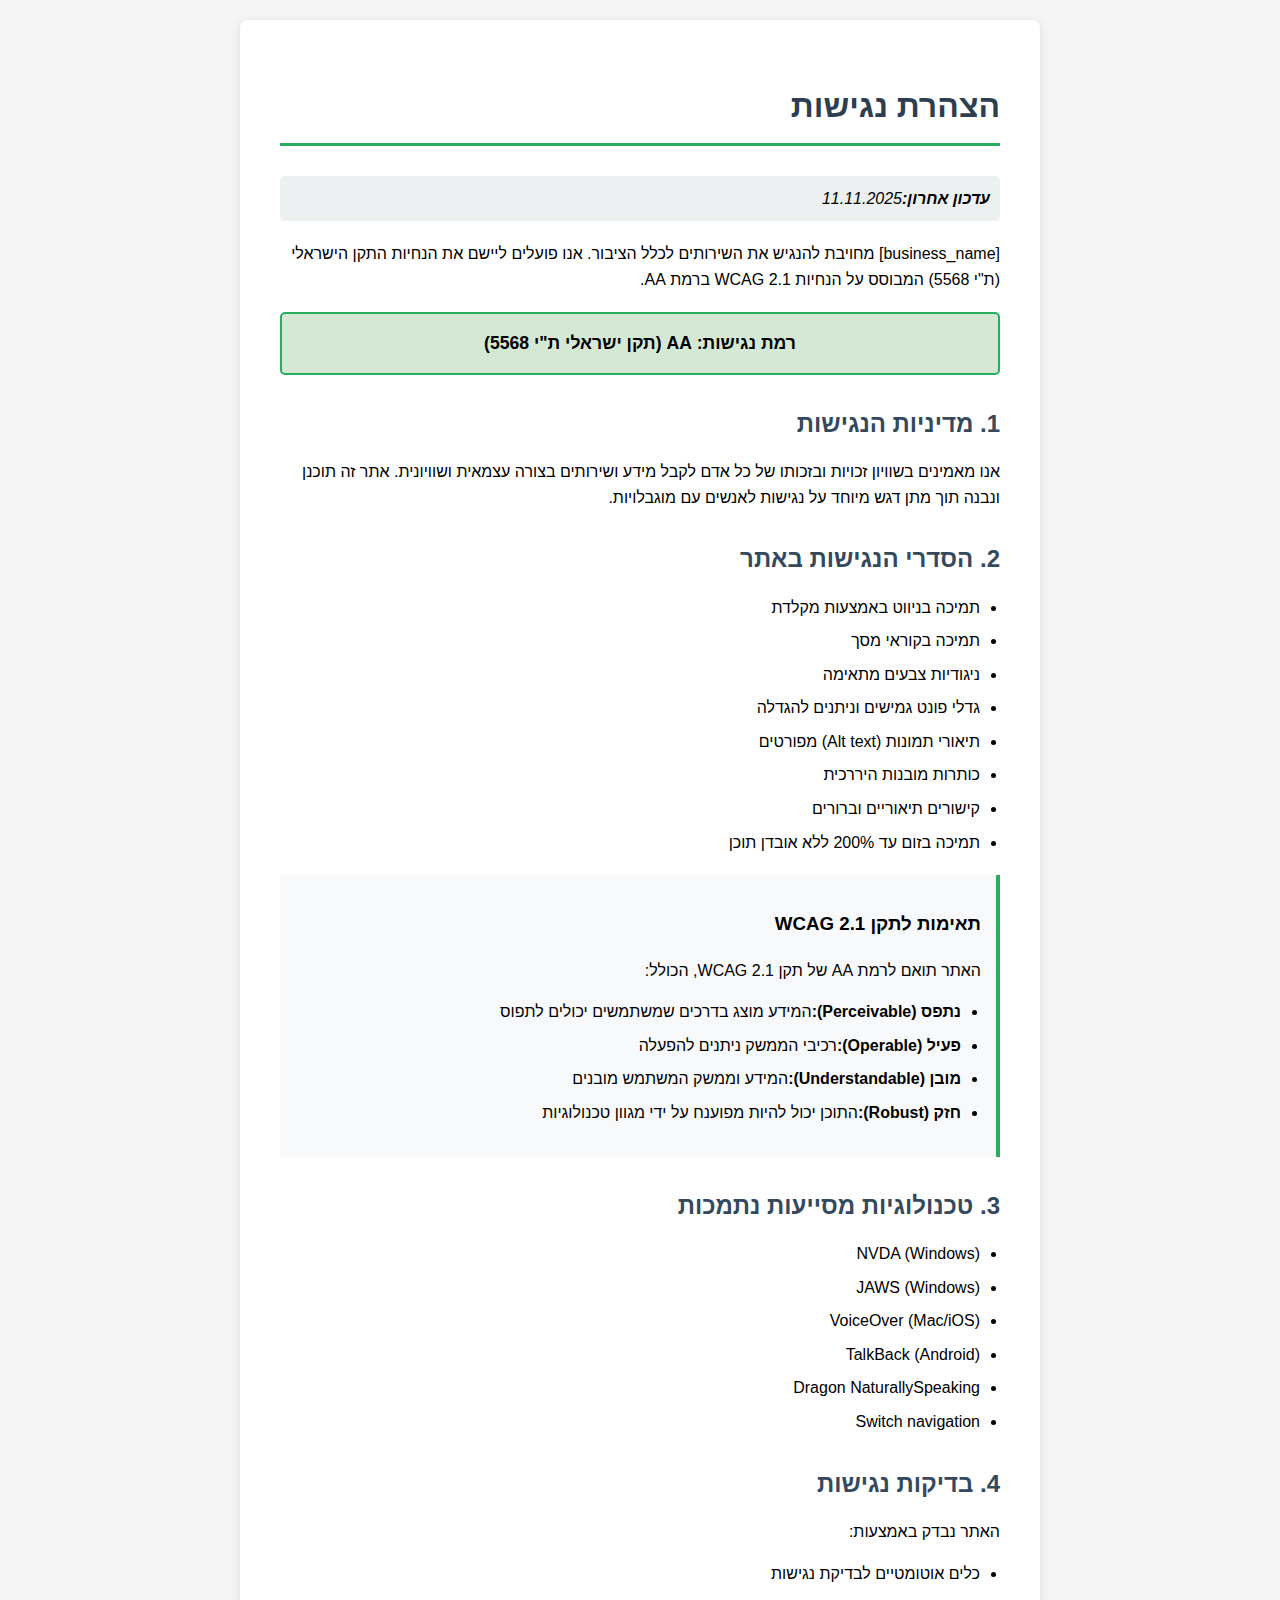
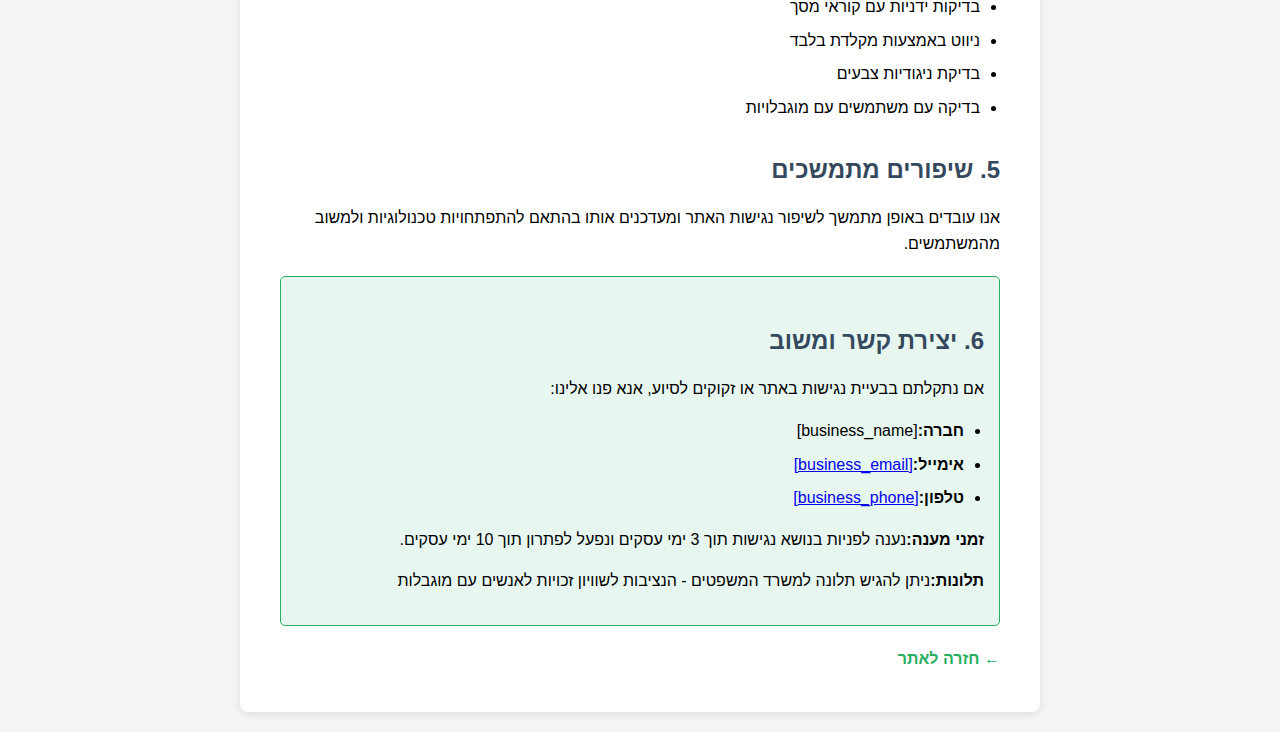
<file: public/accessibility.html>
<!doctype html><html dir="rtl" lang="he"><head><meta charset="UTF-8"><meta content="width=device-width,initial-scale=1" name="viewport"><title>הצהרת נגישות - [business_name]</title><style>body{font-family:'Segoe UI',Tahoma,Geneva,Verdana,sans-serif;line-height:1.6;max-width:800px;margin:0 auto;padding:20px;background-color:#f5f5f5;direction:rtl}.container{background:#fff;padding:40px;border-radius:8px;box-shadow:0 2px 10px rgba(0,0,0,.1)}h1{color:#2c3e50;border-bottom:3px solid #27ae60;padding-bottom:10px;margin-bottom:30px}h2{color:#34495e;margin-top:30px;margin-bottom:15px}.last-updated{background:#ecf0f1;padding:10px;border-radius:5px;margin-bottom:20px;font-style:italic}.contact-info{background:#e8f6f0;border:1px solid #27ae60;padding:15px;border-radius:5px;margin-top:20px}.compliance-level{background:#d5e8d4;border:2px solid #27ae60;padding:15px;border-radius:5px;margin:20px 0;text-align:center;font-weight:700;font-size:1.1em}ul{padding-right:20px}li{margin-bottom:8px}.back-link{display:inline-block;margin-top:20px;color:#27ae60;text-decoration:none;font-weight:700}.back-link:hover{text-decoration:underline}.wcag-info{background:#f8f9fa;border-right:4px solid #27ae60;padding:15px;margin:20px 0}</style></head><body><div class="container"><h1>הצהרת נגישות</h1><div class="last-updated"><strong>עדכון אחרון:</strong>11.11.2025</div><p>[business_name] מחויבת להנגיש את השירותים לכלל הציבור. אנו פועלים ליישם את הנחיות התקן הישראלי (ת"י 5568) המבוסס על הנחיות WCAG 2.1 ברמת AA.</p><div class="compliance-level">רמת נגישות: AA (תקן ישראלי ת"י 5568)</div><h2>1. מדיניות הנגישות</h2><p>אנו מאמינים בשוויון זכויות ובזכותו של כל אדם לקבל מידע ושירותים בצורה עצמאית ושוויונית. אתר זה תוכנן ונבנה תוך מתן דגש מיוחד על נגישות לאנשים עם מוגבלויות.</p><h2>2. הסדרי הנגישות באתר</h2><ul><li>תמיכה בניווט באמצעות מקלדת</li><li>תמיכה בקוראי מסך</li><li>ניגודיות צבעים מתאימה</li><li>גדלי פונט גמישים וניתנים להגדלה</li><li>תיאורי תמונות (Alt text) מפורטים</li><li>כותרות מובנות היררכית</li><li>קישורים תיאוריים וברורים</li><li>תמיכה בזום עד 200% ללא אובדן תוכן</li></ul><div class="wcag-info"><h3>תאימות לתקן WCAG 2.1</h3><p>האתר תואם לרמת AA של תקן WCAG 2.1, הכולל:</p><ul><li><strong>נתפס (Perceivable):</strong>המידע מוצג בדרכים שמשתמשים יכולים לתפוס</li><li><strong>פעיל (Operable):</strong>רכיבי הממשק ניתנים להפעלה</li><li><strong>מובן (Understandable):</strong>המידע וממשק המשתמש מובנים</li><li><strong>חזק (Robust):</strong>התוכן יכול להיות מפוענח על ידי מגוון טכנולוגיות</li></ul></div><h2>3. טכנולוגיות מסייעות נתמכות</h2><ul><li>NVDA (Windows)</li><li>JAWS (Windows)</li><li>VoiceOver (Mac/iOS)</li><li>TalkBack (Android)</li><li>Dragon NaturallySpeaking</li><li>Switch navigation</li></ul><h2>4. בדיקות נגישות</h2><p>האתר נבדק באמצעות:</p><ul><li>כלים אוטומטיים לבדיקת נגישות</li><li>בדיקות ידניות עם קוראי מסך</li><li>ניווט באמצעות מקלדת בלבד</li><li>בדיקת ניגודיות צבעים</li><li>בדיקה עם משתמשים עם מוגבלויות</li></ul><h2>5. שיפורים מתמשכים</h2><p>אנו עובדים באופן מתמשך לשיפור נגישות האתר ומעדכנים אותו בהתאם להתפתחויות טכנולוגיות ולמשוב מהמשתמשים.</p><div class="contact-info"><h2>6. יצירת קשר ומשוב</h2><p>אם נתקלתם בבעיית נגישות באתר או זקוקים לסיוע, אנא פנו אלינו:</p><ul><li><strong>חברה:</strong>[business_name]</li><li><strong>אימייל:</strong><a href="mailto:[business_email]">[business_email]</a></li><li><strong>טלפון:</strong><a href="tel:[business_phone]">[business_phone]</a></li></ul><p><strong>זמני מענה:</strong>נענה לפניות בנושא נגישות תוך 3 ימי עסקים ונפעל לפתרון תוך 10 ימי עסקים.</p><p><strong>תלונות:</strong>ניתן להגיש תלונה למשרד המשפטים - הנציבות לשוויון זכויות לאנשים עם מוגבלות</p></div><a href="/" class="back-link">← חזרה לאתר</a></div></body></html>
</file>
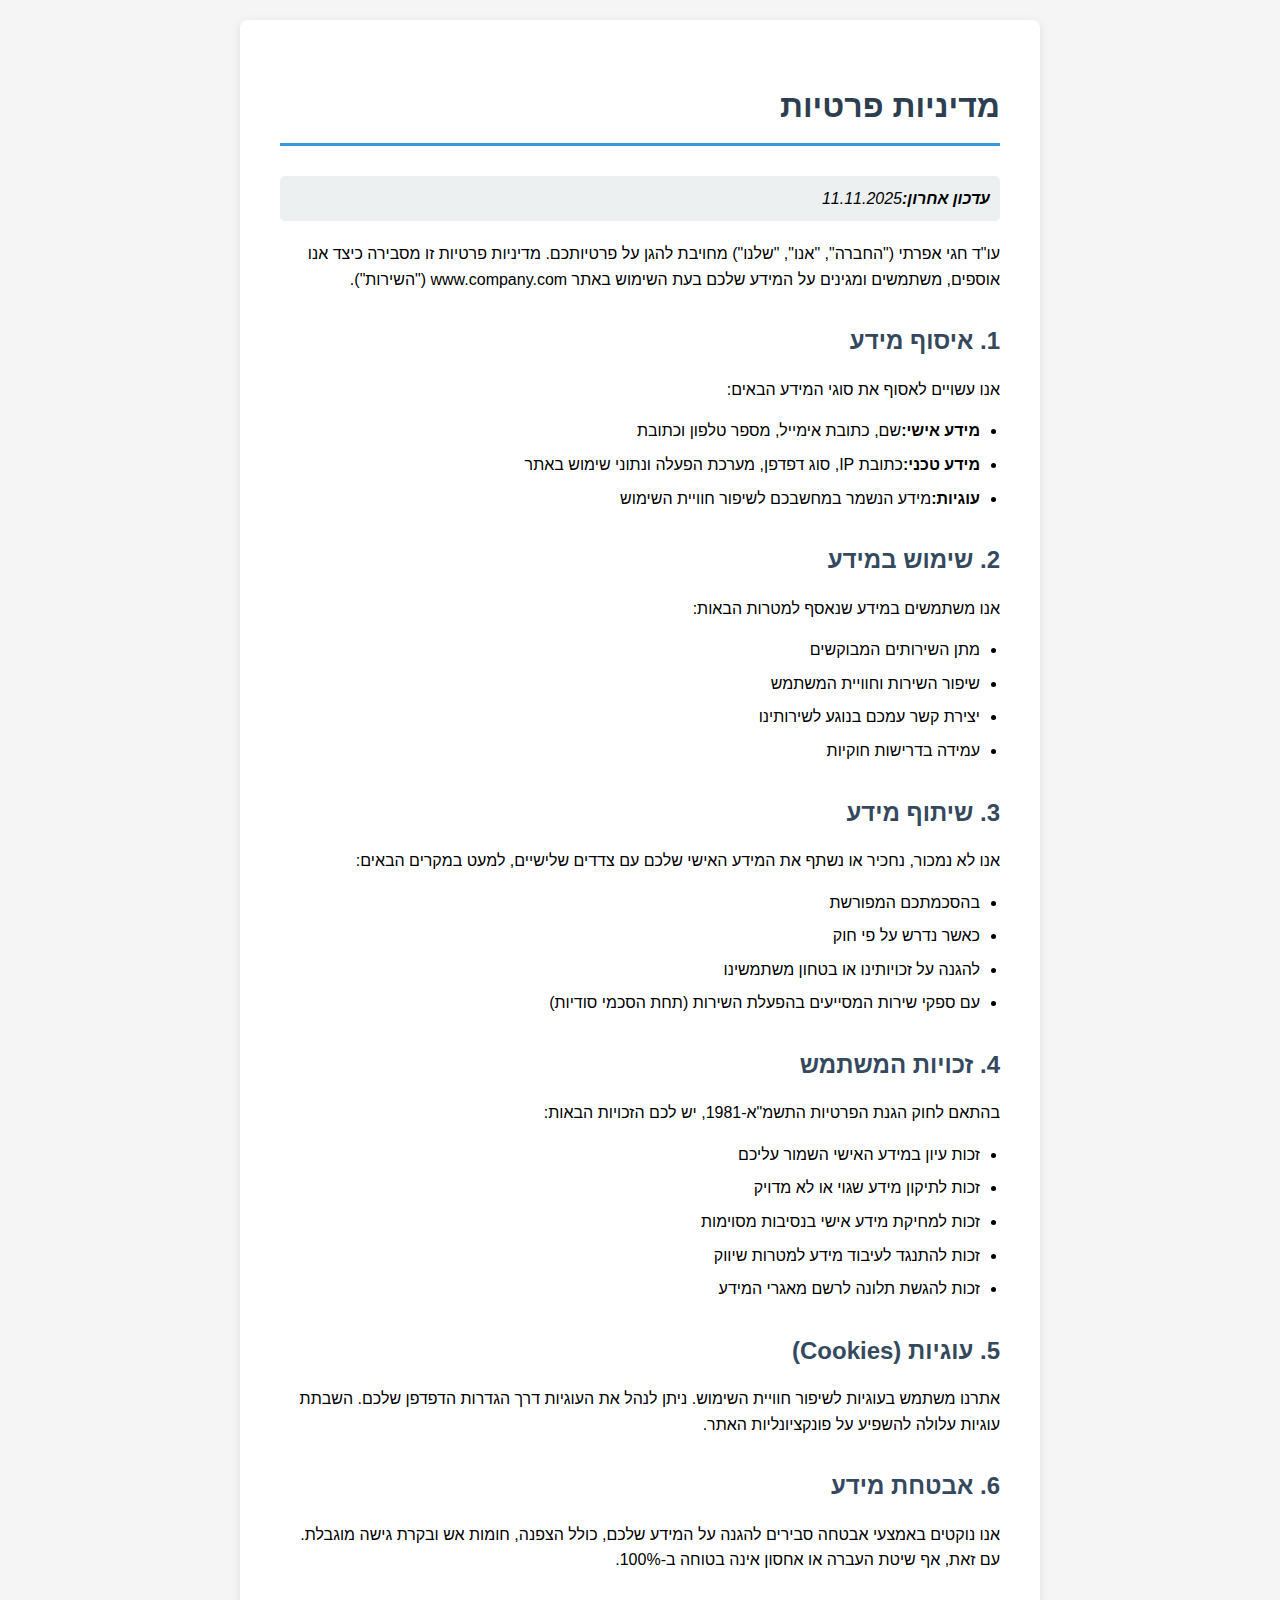
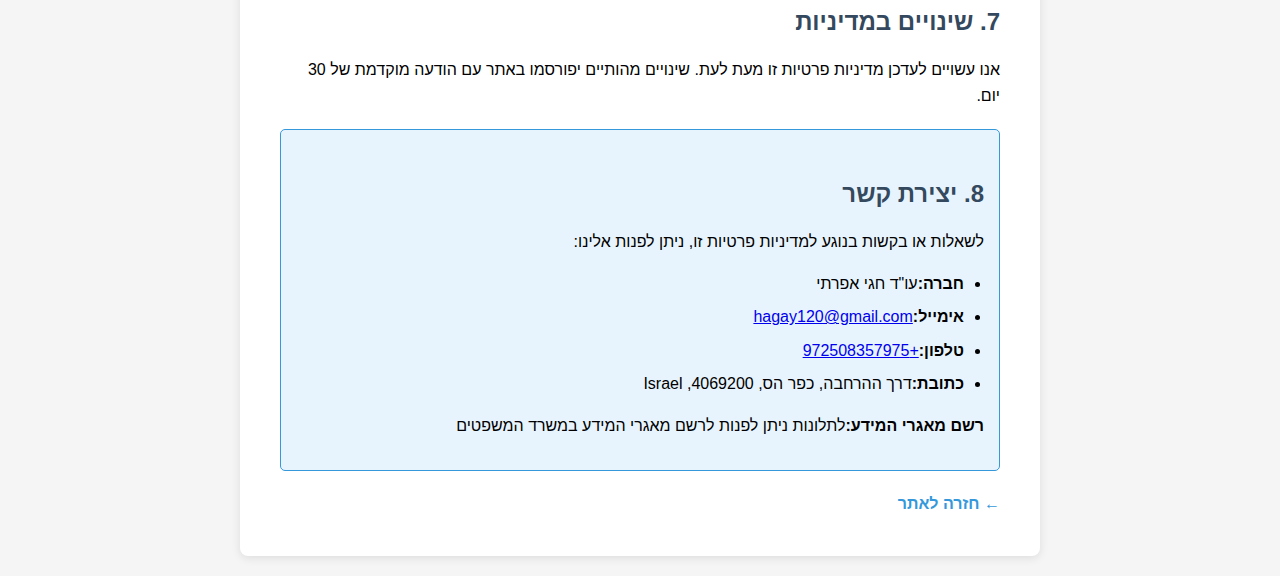
<file: public/privacy.html>
<!doctype html><html dir="rtl" lang="he"><head><meta charset="UTF-8"><meta content="width=device-width,initial-scale=1" name="viewport"><title>מדיניות פרטיות - עו"ד חגי אפרתי</title><style>body{font-family:'Segoe UI',Tahoma,Geneva,Verdana,sans-serif;line-height:1.6;max-width:800px;margin:0 auto;padding:20px;background-color:#f5f5f5;direction:rtl}.container{background:#fff;padding:40px;border-radius:8px;box-shadow:0 2px 10px rgba(0,0,0,.1)}h1{color:#2c3e50;border-bottom:3px solid #3498db;padding-bottom:10px;margin-bottom:30px}h2{color:#34495e;margin-top:30px;margin-bottom:15px}.last-updated{background:#ecf0f1;padding:10px;border-radius:5px;margin-bottom:20px;font-style:italic}.contact-info{background:#e8f4fd;border:1px solid #3498db;padding:15px;border-radius:5px;margin-top:20px}ul{padding-right:20px}li{margin-bottom:8px}.back-link{display:inline-block;margin-top:20px;color:#3498db;text-decoration:none;font-weight:700}.back-link:hover{text-decoration:underline}</style></head><body><div class="container"><h1>מדיניות פרטיות</h1><div class="last-updated"><strong>עדכון אחרון:</strong>11.11.2025</div><p>עו"ד חגי אפרתי ("החברה", "אנו", "שלנו") מחויבת להגן על פרטיותכם. מדיניות פרטיות זו מסבירה כיצד אנו אוספים, משתמשים ומגינים על המידע שלכם בעת השימוש באתר www.company.com ("השירות").</p><h2>1. איסוף מידע</h2><p>אנו עשויים לאסוף את סוגי המידע הבאים:</p><ul><li><strong>מידע אישי:</strong>שם, כתובת אימייל, מספר טלפון וכתובת</li><li><strong>מידע טכני:</strong>כתובת IP, סוג דפדפן, מערכת הפעלה ונתוני שימוש באתר</li><li><strong>עוגיות:</strong>מידע הנשמר במחשבכם לשיפור חוויית השימוש</li></ul><h2>2. שימוש במידע</h2><p>אנו משתמשים במידע שנאסף למטרות הבאות:</p><ul><li>מתן השירותים המבוקשים</li><li>שיפור השירות וחוויית המשתמש</li><li>יצירת קשר עמכם בנוגע לשירותינו</li><li>עמידה בדרישות חוקיות</li></ul><h2>3. שיתוף מידע</h2><p>אנו לא נמכור, נחכיר או נשתף את המידע האישי שלכם עם צדדים שלישיים, למעט במקרים הבאים:</p><ul><li>בהסכמתכם המפורשת</li><li>כאשר נדרש על פי חוק</li><li>להגנה על זכויותינו או בטחון משתמשינו</li><li>עם ספקי שירות המסייעים בהפעלת השירות (תחת הסכמי סודיות)</li></ul><h2>4. זכויות המשתמש</h2><p>בהתאם לחוק הגנת הפרטיות התשמ"א-1981, יש לכם הזכויות הבאות:</p><ul><li>זכות עיון במידע האישי השמור עליכם</li><li>זכות לתיקון מידע שגוי או לא מדויק</li><li>זכות למחיקת מידע אישי בנסיבות מסוימות</li><li>זכות להתנגד לעיבוד מידע למטרות שיווק</li><li>זכות להגשת תלונה לרשם מאגרי המידע</li></ul><h2>5. עוגיות (Cookies)</h2><p>אתרנו משתמש בעוגיות לשיפור חוויית השימוש. ניתן לנהל את העוגיות דרך הגדרות הדפדפן שלכם. השבתת עוגיות עלולה להשפיע על פונקציונליות האתר.</p><h2>6. אבטחת מידע</h2><p>אנו נוקטים באמצעי אבטחה סבירים להגנה על המידע שלכם, כולל הצפנה, חומות אש ובקרת גישה מוגבלת. עם זאת, אף שיטת העברה או אחסון אינה בטוחה ב-100%.</p><h2>7. שינויים במדיניות</h2><p>אנו עשויים לעדכן מדיניות פרטיות זו מעת לעת. שינויים מהותיים יפורסמו באתר עם הודעה מוקדמת של 30 יום.</p><div class="contact-info"><h2>8. יצירת קשר</h2><p>לשאלות או בקשות בנוגע למדיניות פרטיות זו, ניתן לפנות אלינו:</p><ul><li><strong>חברה:</strong>עו"ד חגי אפרתי</li><li><strong>אימייל:</strong><a href="mailto:hagay120@gmail.com">hagay120@gmail.com</a></li><li><strong>טלפון:</strong><a href="tel:+972508357975">+972508357975</a></li><li><strong>כתובת:</strong>דרך ההרחבה, כפר הס, 4069200, Israel</li></ul><p><strong>רשם מאגרי המידע:</strong>לתלונות ניתן לפנות לרשם מאגרי המידע במשרד המשפטים</p></div><a href="/" class="back-link">← חזרה לאתר</a></div></body></html>
</file>
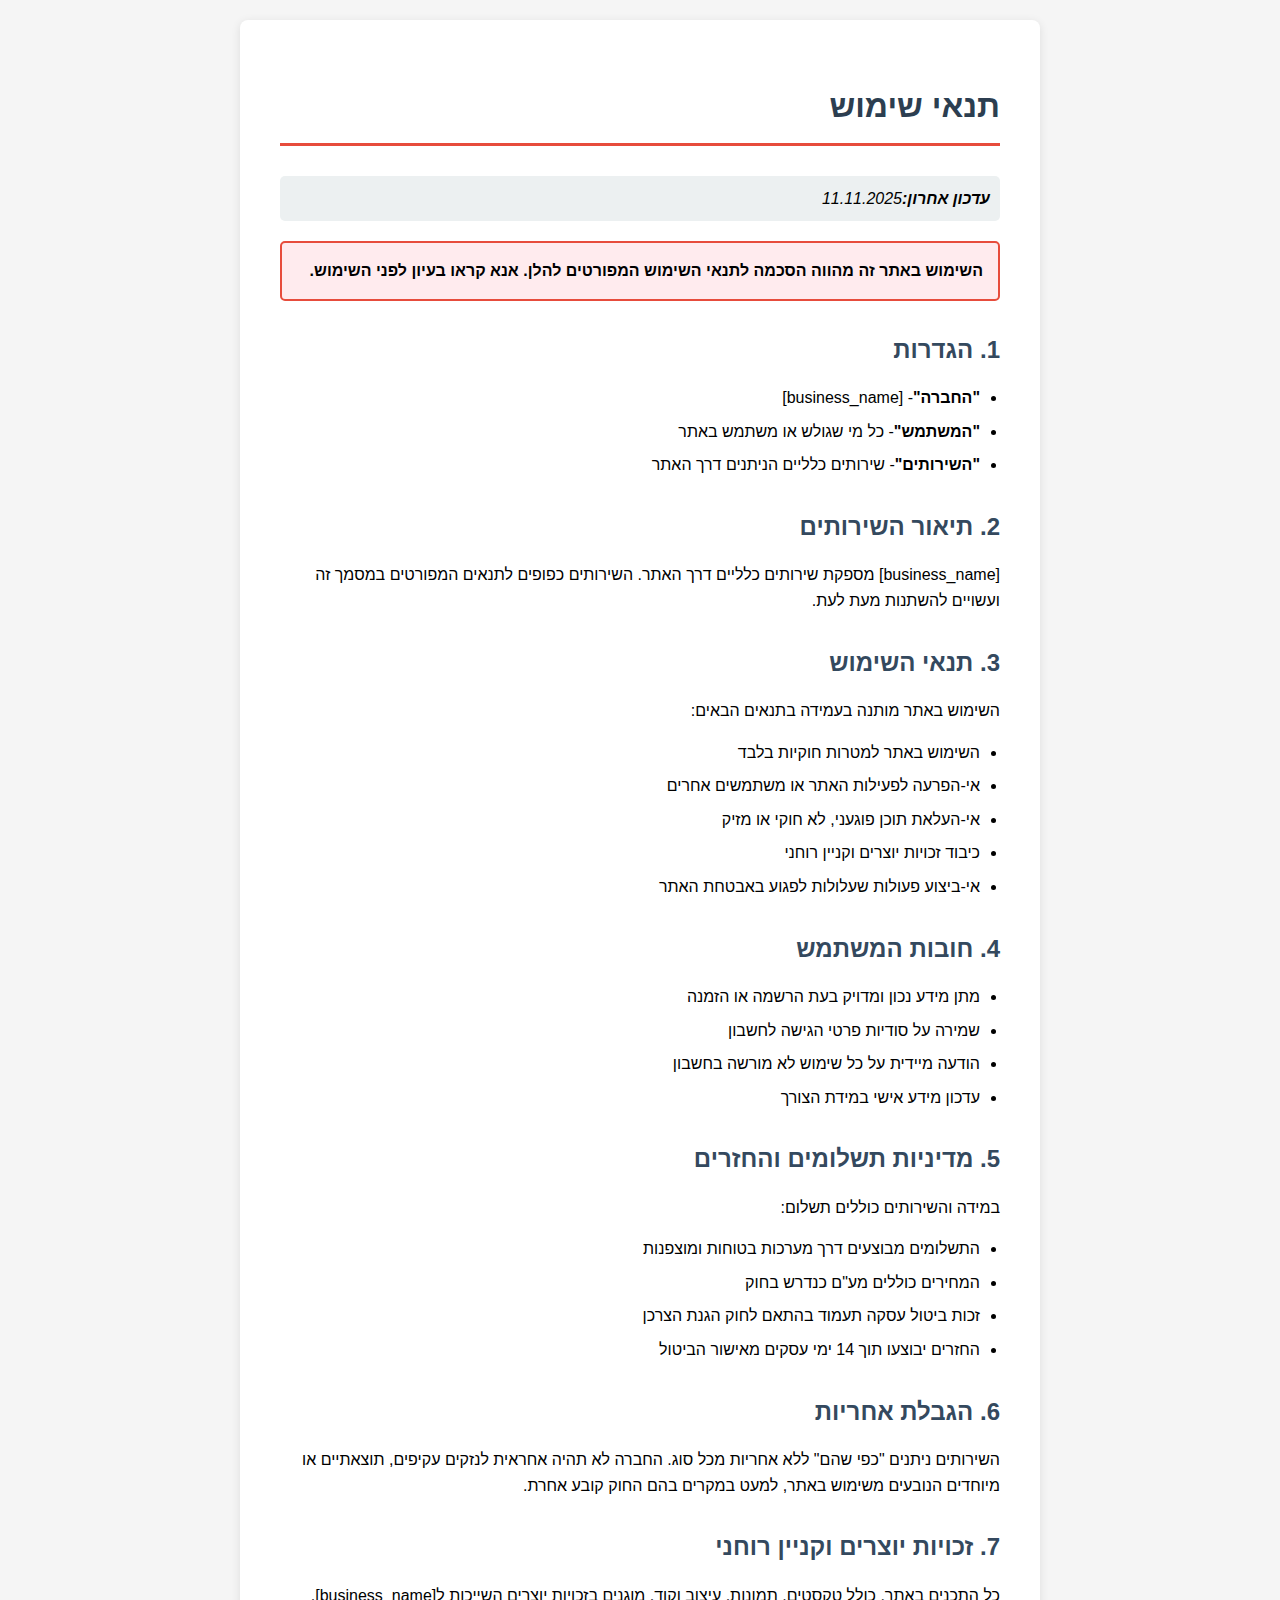
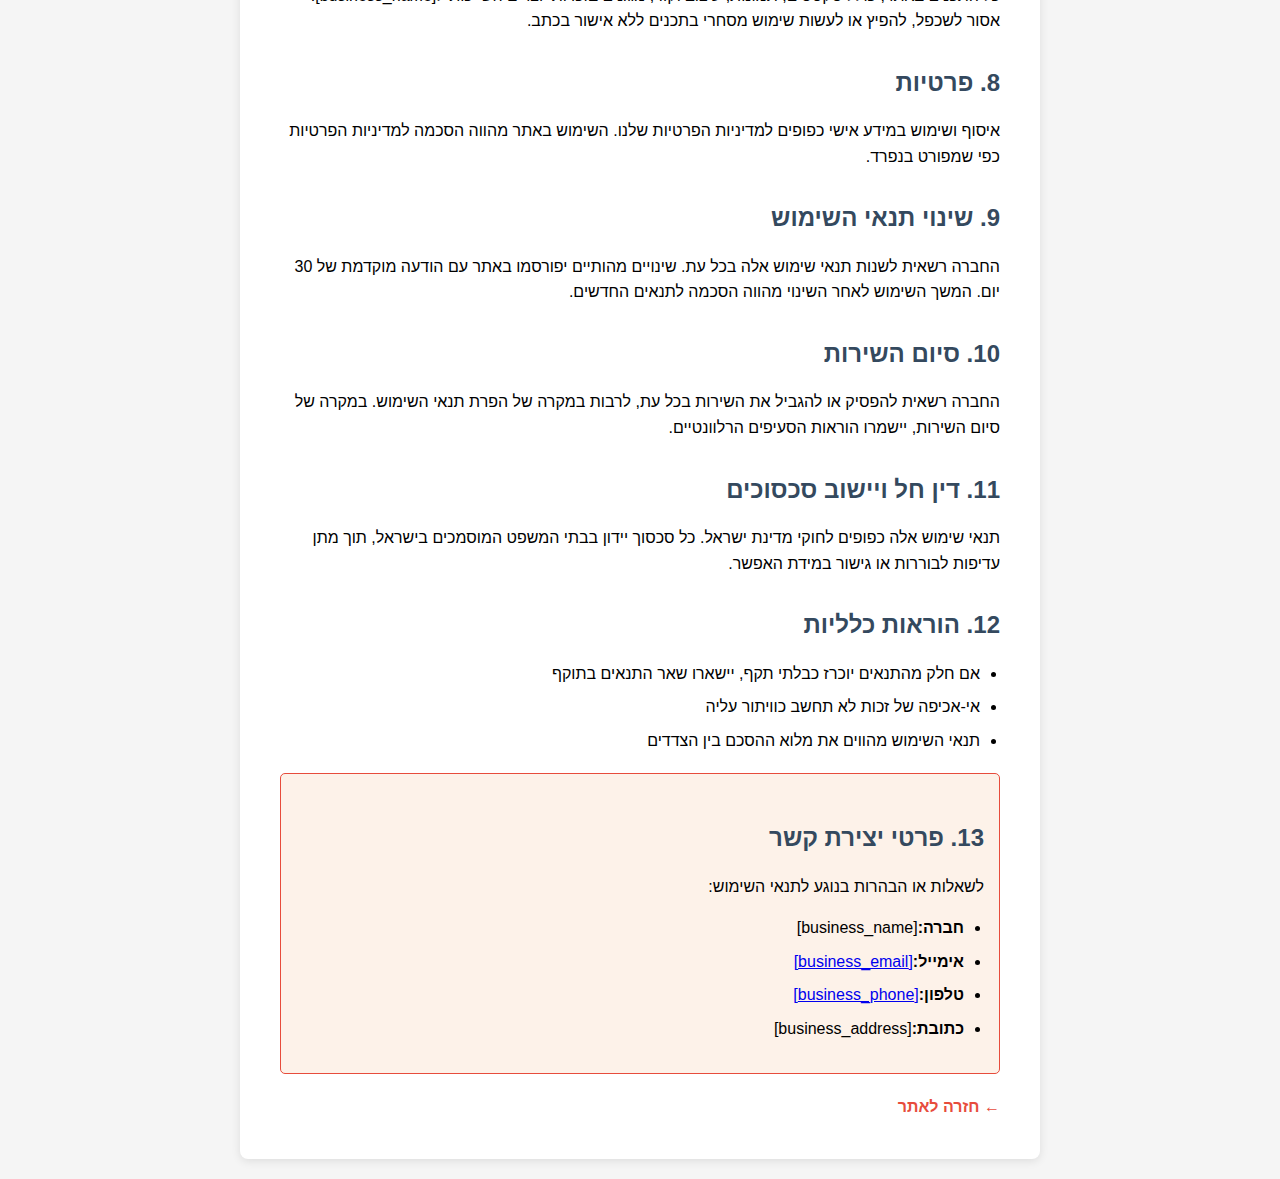
<file: public/terms.html>
<!doctype html><html dir="rtl" lang="he"><head><meta charset="UTF-8"><meta content="width=device-width,initial-scale=1" name="viewport"><title>תנאי שימוש - [business_name]</title><style>body{font-family:'Segoe UI',Tahoma,Geneva,Verdana,sans-serif;line-height:1.6;max-width:800px;margin:0 auto;padding:20px;background-color:#f5f5f5;direction:rtl}.container{background:#fff;padding:40px;border-radius:8px;box-shadow:0 2px 10px rgba(0,0,0,.1)}h1{color:#2c3e50;border-bottom:3px solid #e74c3c;padding-bottom:10px;margin-bottom:30px}h2{color:#34495e;margin-top:30px;margin-bottom:15px}.last-updated{background:#ecf0f1;padding:10px;border-radius:5px;margin-bottom:20px;font-style:italic}.contact-info{background:#fdf2e9;border:1px solid #e74c3c;padding:15px;border-radius:5px;margin-top:20px}.important-notice{background:#ffebee;border:2px solid #e74c3c;padding:15px;border-radius:5px;margin:20px 0;font-weight:700}ul{padding-right:20px}li{margin-bottom:8px}.back-link{display:inline-block;margin-top:20px;color:#e74c3c;text-decoration:none;font-weight:700}.back-link:hover{text-decoration:underline}</style></head><body><div class="container"><h1>תנאי שימוש</h1><div class="last-updated"><strong>עדכון אחרון:</strong>11.11.2025</div><div class="important-notice">השימוש באתר זה מהווה הסכמה לתנאי השימוש המפורטים להלן. אנא קראו בעיון לפני השימוש.</div><h2>1. הגדרות</h2><ul><li><strong>"החברה"</strong>- [business_name]</li><li><strong>"המשתמש"</strong>- כל מי שגולש או משתמש באתר</li><li><strong>"השירותים"</strong>- שירותים כלליים הניתנים דרך האתר</li></ul><h2>2. תיאור השירותים</h2><p>[business_name] מספקת שירותים כלליים דרך האתר. השירותים כפופים לתנאים המפורטים במסמך זה ועשויים להשתנות מעת לעת.</p><h2>3. תנאי השימוש</h2><p>השימוש באתר מותנה בעמידה בתנאים הבאים:</p><ul><li>השימוש באתר למטרות חוקיות בלבד</li><li>אי-הפרעה לפעילות האתר או משתמשים אחרים</li><li>אי-העלאת תוכן פוגעני, לא חוקי או מזיק</li><li>כיבוד זכויות יוצרים וקניין רוחני</li><li>אי-ביצוע פעולות שעלולות לפגוע באבטחת האתר</li></ul><h2>4. חובות המשתמש</h2><ul><li>מתן מידע נכון ומדויק בעת הרשמה או הזמנה</li><li>שמירה על סודיות פרטי הגישה לחשבון</li><li>הודעה מיידית על כל שימוש לא מורשה בחשבון</li><li>עדכון מידע אישי במידת הצורך</li></ul><h2>5. מדיניות תשלומים והחזרים</h2><p>במידה והשירותים כוללים תשלום:</p><ul><li>התשלומים מבוצעים דרך מערכות בטוחות ומוצפנות</li><li>המחירים כוללים מע"ם כנדרש בחוק</li><li>זכות ביטול עסקה תעמוד בהתאם לחוק הגנת הצרכן</li><li>החזרים יבוצעו תוך 14 ימי עסקים מאישור הביטול</li></ul><h2>6. הגבלת אחריות</h2><p>השירותים ניתנים "כפי שהם" ללא אחריות מכל סוג. החברה לא תהיה אחראית לנזקים עקיפים, תוצאתיים או מיוחדים הנובעים משימוש באתר, למעט במקרים בהם החוק קובע אחרת.</p><h2>7. זכויות יוצרים וקניין רוחני</h2><p>כל התכנים באתר, כולל טקסטים, תמונות, עיצוב וקוד, מוגנים בזכויות יוצרים השייכות ל[business_name]. אסור לשכפל, להפיץ או לעשות שימוש מסחרי בתכנים ללא אישור בכתב.</p><h2>8. פרטיות</h2><p>איסוף ושימוש במידע אישי כפופים למדיניות הפרטיות שלנו. השימוש באתר מהווה הסכמה למדיניות הפרטיות כפי שמפורט בנפרד.</p><h2>9. שינוי תנאי השימוש</h2><p>החברה רשאית לשנות תנאי שימוש אלה בכל עת. שינויים מהותיים יפורסמו באתר עם הודעה מוקדמת של 30 יום. המשך השימוש לאחר השינוי מהווה הסכמה לתנאים החדשים.</p><h2>10. סיום השירות</h2><p>החברה רשאית להפסיק או להגביל את השירות בכל עת, לרבות במקרה של הפרת תנאי השימוש. במקרה של סיום השירות, יישמרו הוראות הסעיפים הרלוונטיים.</p><h2>11. דין חל ויישוב סכסוכים</h2><p>תנאי שימוש אלה כפופים לחוקי מדינת ישראל. כל סכסוך יידון בבתי המשפט המוסמכים בישראל, תוך מתן עדיפות לבוררות או גישור במידת האפשר.</p><h2>12. הוראות כלליות</h2><ul><li>אם חלק מהתנאים יוכרז כבלתי תקף, יישארו שאר התנאים בתוקף</li><li>אי-אכיפה של זכות לא תחשב כוויתור עליה</li><li>תנאי השימוש מהווים את מלוא ההסכם בין הצדדים</li></ul><div class="contact-info"><h2>13. פרטי יצירת קשר</h2><p>לשאלות או הבהרות בנוגע לתנאי השימוש:</p><ul><li><strong>חברה:</strong>[business_name]</li><li><strong>אימייל:</strong><a href="mailto:[business_email]">[business_email]</a></li><li><strong>טלפון:</strong><a href="tel:[business_phone]">[business_phone]</a></li><li><strong>כתובת:</strong>[business_address]</li></ul></div><a href="/" class="back-link">← חזרה לאתר</a></div></body></html>
</file>
